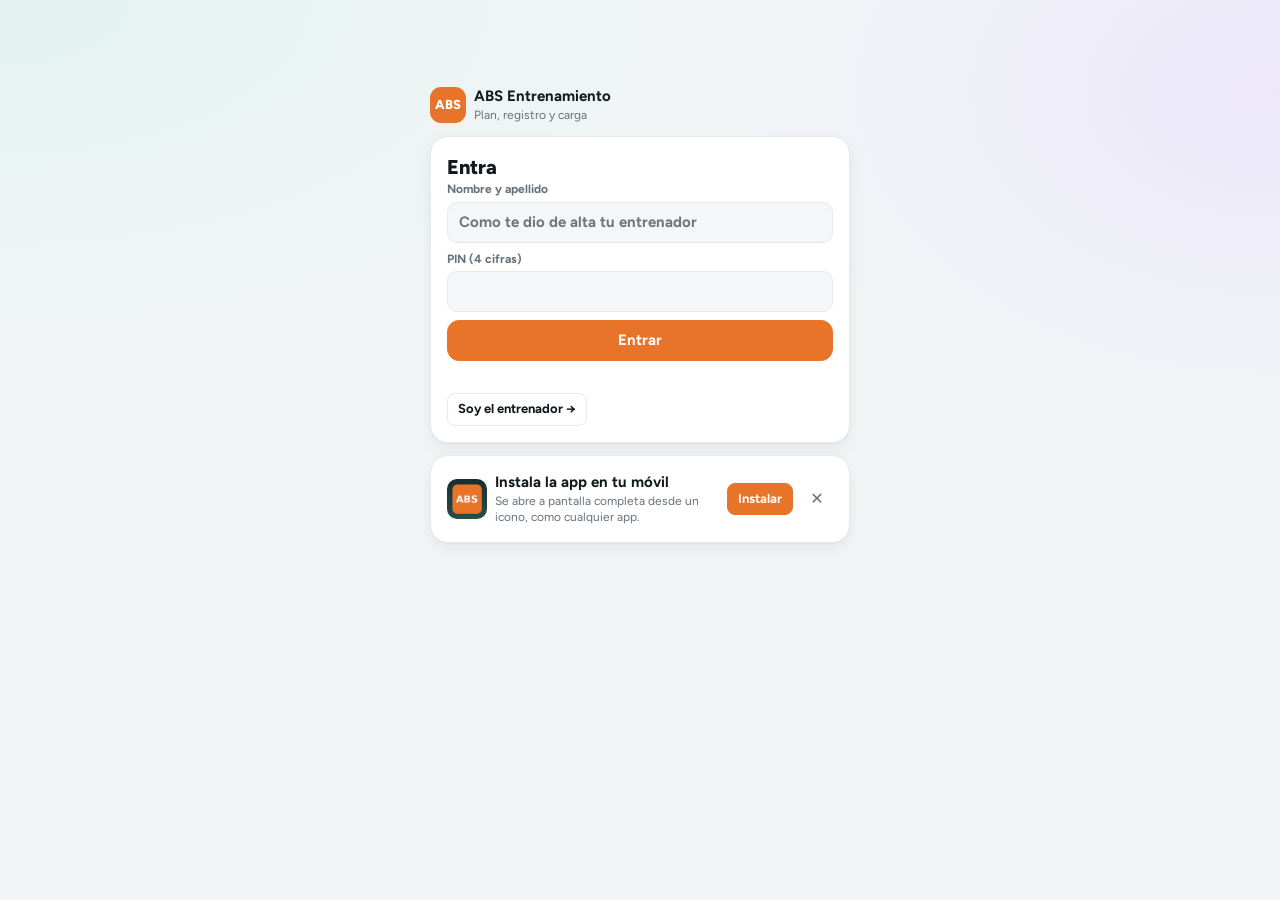
<file: docs/index.html>
<!doctype html>
<html lang="es">
<head>
<meta charset="utf-8">
<meta name="viewport" content="width=device-width, initial-scale=1, viewport-fit=cover">
<meta name="apple-mobile-web-app-capable" content="yes">
<meta name="mobile-web-app-capable" content="yes">
<meta name="apple-mobile-web-app-status-bar-style" content="black-translucent">
<meta name="apple-mobile-web-app-title" content="ABS">
<link rel="manifest" href="manifest.webmanifest">
<link rel="icon" href="icon-192.png">
<link rel="apple-touch-icon" href="apple-touch-icon.png">
<meta name="theme-color" content="#16302f">
<title>ABS Entrenamiento</title>
<link rel="preconnect" href="https://fonts.googleapis.com">
<link rel="stylesheet" href="https://fonts.googleapis.com/css2?family=Figtree:wght@400;500;600;700;800&family=IBM+Plex+Mono:wght@500;600&display=swap">
<link rel="stylesheet" href="styles.css?v=47">
<script>window.ABS_API = "https://script.google.com/macros/s/AKfycbyYBd73ePdCyP2pho3jQjm6-5SmCijbgQuyz_87Mxhm6cHz_6yyVoRCx8CIhB5xBrXqEw/exec";</script>
</head>
<body>
<main class="narrow"><p class="muted">Cargando…</p></main>
<script src="app.js?v=47"></script>
<script>if ('serviceWorker' in navigator) addEventListener('load', () => navigator.serviceWorker.register('sw.js').catch(() => {}));</script>
</body>
</html>
</file>
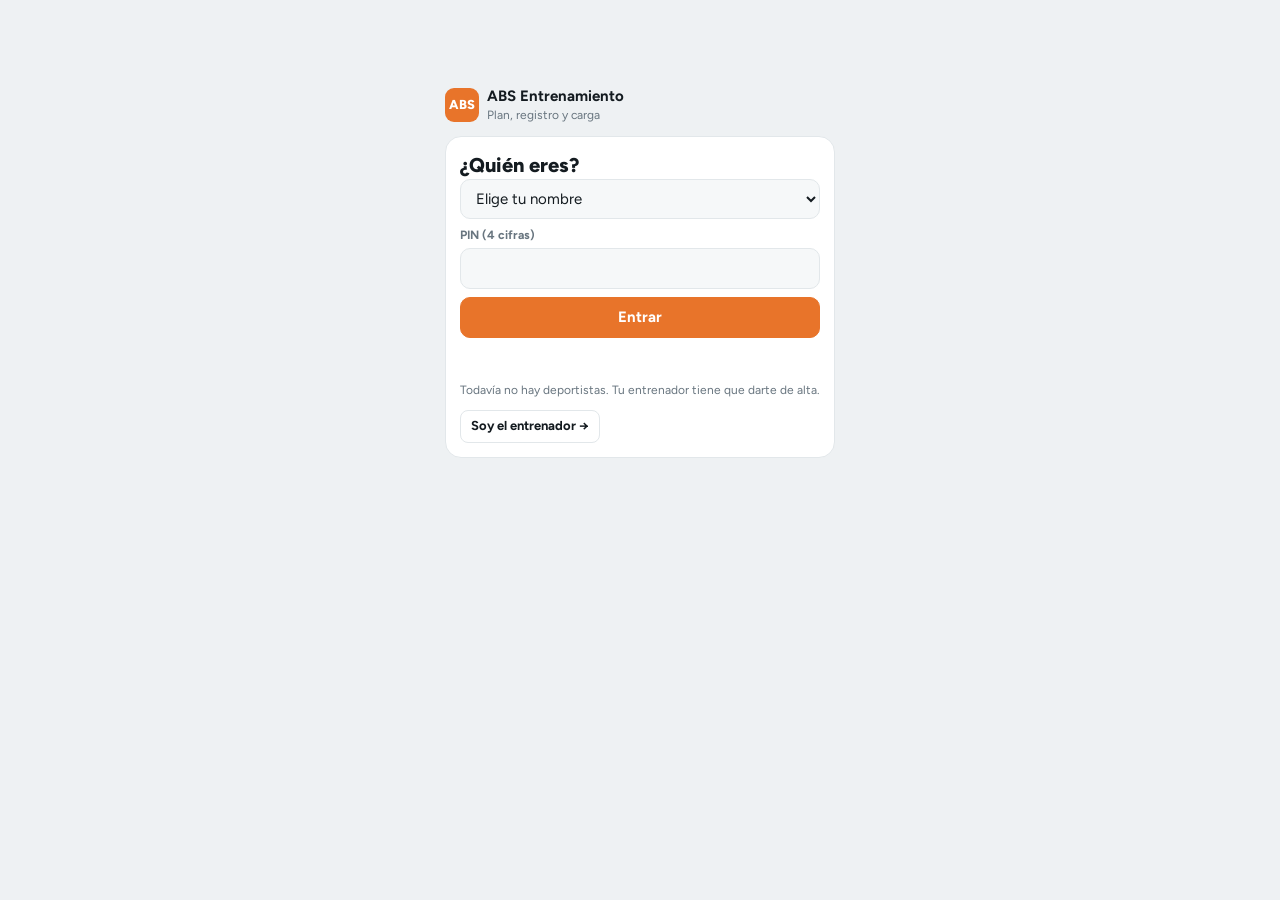
<file: web/index.html>
<!doctype html>
<html lang="es">
<head>
<meta charset="utf-8">
<meta name="viewport" content="width=device-width, initial-scale=1, viewport-fit=cover">
<meta name="apple-mobile-web-app-capable" content="yes">
<meta name="theme-color" content="#16302f">
<title>ABS Entrenamiento</title>
<link rel="preconnect" href="https://fonts.googleapis.com">
<link rel="stylesheet" href="https://fonts.googleapis.com/css2?family=Figtree:wght@400;500;600;700;800&family=IBM+Plex+Mono:wght@500;600&display=swap">
<link rel="stylesheet" href="styles.css">
<script>window.ABS_API = "https://script.google.com/macros/s/AKfycbyYBd73ePdCyP2pho3jQjm6-5SmCijbgQuyz_87Mxhm6cHz_6yyVoRCx8CIhB5xBrXqEw/exec";</script>
</head>
<body>
<main class="narrow"><p class="muted">Cargando…</p></main>
<script src="app.js"></script>
</body>
</html>
</file>
<file: docs/styles.css>
/* ABS Entrenamiento · estilos */
:root{
  --bg:#f2f5f6; --bg-a:#e3f3ef; --bg-b:#ece8fa; --card:#ffffff; --card2:#f4f6f8; --line:#e6eaee; --fg:#121a1f; --muted:#66727b; --faint:#9aa5ad;
  --hero1:#14302b; --hero2:#2b4d45; --hero-fg:#f3f7f6; --accent:#e8742a; --accent-fg:#ffffff; --ok:#2e9a68; --bad:#c2412d;
  --s-fuerza:#7b62c9; --s-natacion:#2f86c4; --s-carrera:#d9a03c; --s-ciclismo:#c2557a; --s-otro:#7aa37c;
  --z0:#cfd6db; --z1:#8fd0c9; --z2:#7fb6ea; --z3:#f2c35c; --z4:#f08c4a; --z5:#e05a5a;
  --sh:0 1px 2px rgba(16,24,40,.04),0 6px 18px rgba(16,24,40,.06);
  --f-ui:"Figtree", ui-sans-serif, system-ui, -apple-system, "Segoe UI", sans-serif; --f-num:"IBM Plex Mono", ui-monospace, Menlo, monospace;
  --chart-grid:#e6eaed;
}
@media (prefers-color-scheme: dark){:root:not([data-theme="light"]){--bg:#0d1215;--bg-a:#10201e;--bg-b:#18162a;--card:#161d22;--card2:#1c252b;--line:#283239;--fg:#e9eef1;--muted:#9aa6ae;--faint:#6c7880;--hero1:#0f2523;--hero2:#1f3c39;--z0:#3b464d;--sh:0 1px 2px rgba(0,0,0,.3);--chart-grid:#26313a;color-scheme:dark}}
:root[data-theme="dark"]{--bg:#0d1215;--bg-a:#10201e;--bg-b:#18162a;--card:#161d22;--card2:#1c252b;--line:#283239;--fg:#e9eef1;--muted:#9aa6ae;--faint:#6c7880;--hero1:#0f2523;--hero2:#1f3c39;--z0:#3b464d;--sh:0 1px 2px rgba(0,0,0,.3);--chart-grid:#26313a;color-scheme:dark}
*{box-sizing:border-box}
html,body{margin:0}
body{background:radial-gradient(1200px 600px at 0% 0%,var(--bg-a),transparent 60%),radial-gradient(900px 600px at 100% 10%,var(--bg-b),transparent 60%),var(--bg);background-attachment:fixed;color:var(--fg);font-family:var(--f-ui);font-size:15px;line-height:1.4;padding-bottom:env(safe-area-inset-bottom,0px)}
button,input,select,textarea{font:inherit;color:inherit}
button{cursor:pointer}
a{color:inherit}
.hidden{display:none!important}

/* Entrenador: barra lateral (escritorio) / barra inferior (móvil) */
.shell{display:flex;min-height:100vh}
.side{position:sticky;top:0;height:100vh;width:76px;flex:none;display:flex;flex-direction:column;align-items:center;gap:10px;padding:14px 0;background:var(--card);border-right:1px solid var(--line)}
.side nav{display:flex;flex-direction:column;gap:4px;flex:1}
.side button{border:0;background:transparent;color:var(--muted);width:60px;padding:8px 0 6px;border-radius:14px;display:flex;flex-direction:column;align-items:center;gap:3px;font-size:10px;font-weight:700}
.side button svg{width:22px;height:22px}
.side button:hover{background:var(--card2);color:var(--fg)}
.side button[aria-pressed="true"]{background:var(--hero1);color:#fff}
.side .mas{display:none}
.content{flex:1;min-width:0}
.topbar{position:sticky;top:0;z-index:20;display:flex;align-items:center;gap:10px;padding:calc(10px + env(safe-area-inset-top,0px)) max(18px,env(safe-area-inset-right,0px)) 10px max(18px,env(safe-area-inset-left,0px));background:color-mix(in srgb,var(--bg) 82%,transparent);backdrop-filter:blur(10px);-webkit-backdrop-filter:blur(10px)}
.topbar small{display:block;font-size:11px;font-weight:700;color:var(--muted);text-transform:uppercase;letter-spacing:.06em}
.topbar h1{margin:0;font-size:22px;font-weight:800;letter-spacing:-.01em}
.topbar .logo.m,.topbar .out{display:none}
.masmenu{position:fixed;z-index:45;right:10px;bottom:calc(74px + env(safe-area-inset-bottom,0px));background:var(--card);border:1px solid var(--line);border-radius:16px;box-shadow:var(--sh);padding:6px;display:flex;flex-direction:column;min-width:200px}
.masmenu button{display:flex;align-items:center;gap:10px;border:0;background:transparent;padding:10px 12px;border-radius:10px;font-weight:700;text-align:left}
.masmenu button svg{width:20px;height:20px;color:var(--muted)}
.masmenu button[aria-pressed="true"]{background:var(--card2)}
@media (min-width:821px){.masmenu{display:none}}
@media (max-width:820px){
  .side{position:fixed;z-index:30;top:auto;bottom:0;left:0;right:0;height:auto;width:auto;flex-direction:row;padding:6px 6px calc(6px + env(safe-area-inset-bottom,0px));border-right:0;border-top:1px solid var(--line);box-shadow:0 -4px 18px rgba(16,24,40,.06)}
  .side>.logo,.side .sout,.side .extra{display:none}
  .side nav{flex-direction:row;justify-content:space-around;width:100%}
  .side button{width:auto;flex:1;max-width:84px}
  .side .mas{display:flex}
  .topbar .logo.m,.topbar .out{display:grid}
  .topbar .out{display:inline-block}
  .topbar h1{font-size:19px}
  #rest{bottom:calc(64px + env(safe-area-inset-bottom,0px))!important}
}

/* Deportista: cabecera verde con el lema, control segmentado y barra inferior */
.hero{background:linear-gradient(160deg,var(--hero1),var(--hero2));color:var(--hero-fg);padding:calc(14px + env(safe-area-inset-top,0px)) max(16px,env(safe-area-inset-right,0px)) 16px max(16px,env(safe-area-inset-left,0px));display:flex;flex-direction:column;gap:12px;position:relative;overflow:hidden}
.hero.dep::before{content:"";position:absolute;inset:0;pointer-events:none;opacity:.5;background:repeating-linear-gradient(90deg,transparent 0 46px,rgba(255,255,255,.06) 46px 48px),radial-gradient(400px 200px at 90% 0%,rgba(143,208,201,.35),transparent 70%)}
.hero>*{position:relative;max-width:560px;width:100%;margin-left:auto;margin-right:auto}
.hero .top{display:flex;align-items:center;gap:10px}
.logo{width:36px;height:36px;border-radius:11px;background:var(--accent);display:grid;place-items:center;font-weight:800;color:var(--accent-fg);font-size:13px;flex:none}
.hero .who{flex:1;min-width:0;font-size:12px;opacity:.85}
.hero .who b{display:block;font-size:15px;opacity:1}
.hero .out{background:rgba(255,255,255,.12);border:0;color:var(--hero-fg);border-radius:999px;padding:6px 12px;font-size:12px;font-weight:700}
.hero .tag{margin:6px auto 0;font-size:26px;font-weight:800;letter-spacing:-.02em;line-height:1.1}
.seg{display:flex;background:rgba(255,255,255,.12);border-radius:12px;padding:3px;gap:2px}
.seg button{flex:1;border:0;background:transparent;color:var(--hero-fg);font-weight:700;font-size:13px;padding:7px 0;border-radius:9px;opacity:.85}
.seg button[aria-pressed="true"]{background:var(--hero-fg);color:var(--hero1);opacity:1}
.bbar{position:fixed;z-index:30;left:0;right:0;bottom:0;display:flex;justify-content:space-around;background:var(--card);border-top:1px solid var(--line);padding:6px 6px calc(6px + env(safe-area-inset-bottom,0px));box-shadow:0 -4px 18px rgba(16,24,40,.06)}
.bbar button{flex:1;max-width:110px;border:0;background:transparent;color:var(--muted);display:flex;flex-direction:column;align-items:center;gap:2px;font-size:10px;font-weight:700;padding:6px 0;border-radius:12px}
.bbar button svg{width:22px;height:22px}
.bbar button[aria-pressed="true"]{color:var(--hero1)}
@media (prefers-color-scheme: dark){:root:not([data-theme="light"]) .bbar button[aria-pressed="true"]{color:var(--z1)}}
.bbar~#rest,body:has(.bbar) #rest{bottom:calc(60px + env(safe-area-inset-bottom,0px))}
.datenav{display:flex;align-items:center;gap:6px;background:var(--card);border-radius:14px;box-shadow:var(--sh);padding:5px}
.datenav b{flex:1;text-align:center;font-size:14px}.datenav b::first-letter{text-transform:uppercase}
.datenav>button:not(.hoyb){border:0;background:var(--card2);width:36px;height:36px;border-radius:10px;font-size:18px}
.hoyb{border:1px solid var(--line);background:transparent;border-radius:999px;padding:4px 10px;font-size:12px;font-weight:700}
.hoyb.on{color:var(--ok);border-color:transparent}
main{max-width:1200px;margin:0 auto;padding:6px max(18px,env(safe-area-inset-right,0px)) 120px max(18px,env(safe-area-inset-left,0px));display:flex;flex-direction:column;gap:14px}
main.narrow{max-width:560px;padding-top:14px}

/* Temporada (fases) */
.season{padding:12px}
.season .sh{display:flex;gap:10px;align-items:baseline;flex-wrap:wrap;margin-bottom:8px}
.sgrid{display:grid;grid-template-columns:repeat(var(--n),minmax(46px,1fr));gap:3px;min-width:calc(var(--n) * 49px)}
.fase{background:var(--c);border-radius:8px;font-size:11px;font-weight:800;color:#1b2a2e;padding:4px 8px;white-space:nowrap;overflow:hidden;text-overflow:ellipsis;min-height:22px}
.wk{border:0;background:var(--card2);border-radius:10px;padding:5px 2px;display:flex;flex-direction:column;align-items:center;gap:3px;font-size:10px;color:var(--muted)}
.wk i{display:block;width:70%;height:22px;border-radius:5px;background:linear-gradient(to top,var(--c) var(--h),transparent var(--h));border:1px solid var(--line)}
.wk small{font-family:var(--f-num);font-size:9.5px;min-height:12px}
.wk.hoy span{color:var(--accent);font-weight:800}
.wk[aria-current]{background:var(--hero1);color:#fff}.wk[aria-current] small{color:#fff}

/* Editor tipo Train2Go (natación y carrera) */
.ecobar{position:sticky;top:0;z-index:4;display:flex;flex-wrap:wrap;align-items:baseline;gap:6px 16px;background:var(--hero1);color:var(--hero-fg);border-radius:14px;padding:10px 14px;font-size:13px}
.ecobar b{font-family:var(--f-num);font-size:15px}.ecobar b.big{font-size:18px;color:#ffd2b0}
.ecobar span{font-weight:700;opacity:.85}.ecobar small{opacity:.75;margin-left:auto;font-family:var(--f-num)}
.t2g{overflow-x:auto}
.t2g table{width:100%;border-collapse:collapse;font-size:13px;min-width:560px}
.t2g th{font-size:10.5px;font-weight:800;color:var(--faint);text-transform:uppercase;letter-spacing:.05em;text-align:left;padding:2px 4px}
.t2g td{padding:3px 3px;border-top:1px solid var(--line);vertical-align:middle}
.t2g td.x{color:var(--faint);padding:0}
.t2g input.rep{width:46px;text-align:center}
.t2g .mz{display:flex;gap:3px}
.t2g .mz input{width:60px;flex:none}
.t2g .mz select{width:auto;flex:none;padding:7px 4px}
.t2g select.z{font-weight:800}
.t2g select.z[data-z="r0"]{background:var(--z0)}.t2g select.z[data-z="r1"],.t2g select.z[data-z="r1p"]{background:var(--z1);color:#12302c}
.t2g select.z[data-z="r2"]{background:var(--z2);color:#10243a}.t2g select.z[data-z="r3"],.t2g select.z[data-z="r3p"]{background:var(--z3);color:#3a2a05}
.t2g select.z[data-z="r4"]{background:var(--z4);color:#fff}.t2g select.z[data-z="r5"],.t2g select.z[data-z="r6"]{background:var(--z5);color:#fff}
.t2g tr.sup td{background:color-mix(in srgb,var(--z3) 22%,transparent)}
.t2g td.eco{font-weight:700;text-align:right;min-width:36px}
.t2g .tot,.btot{color:var(--muted)}.t2g .tot b,.btot b{color:var(--fg)}
.filas{list-style:none;margin:0;padding:0;display:flex;flex-direction:column;gap:4px;font-family:var(--f-num);font-size:14px}
.filas li{display:flex;align-items:center;gap:8px}
.filas i{width:6px;height:18px;border-radius:3px;background:var(--z0)}
.filas i[data-z="r1"],.filas i[data-z="r1p"]{background:var(--z1)}.filas i[data-z="r2"]{background:var(--z2)}.filas i[data-z="r3"],.filas i[data-z="r3p"]{background:var(--z3)}.filas i[data-z="r4"]{background:var(--z4)}.filas i[data-z="r5"],.filas i[data-z="r6"]{background:var(--z5)}

/* Elementos comunes */
.card{background:var(--card);border:1px solid var(--line);border-radius:18px;padding:16px;box-shadow:var(--sh)}
.row{display:flex;gap:8px;align-items:center;flex-wrap:wrap}
.grow{flex:1;min-width:0}
h2{margin:0;font-size:20px;font-weight:800}
h3{margin:0;font-size:16px;font-weight:700}
.muted{color:var(--muted)}
.small{font-size:12px}
.mono{font-family:var(--f-num)}
.btn{border:0;border-radius:12px;padding:9px 14px;font-weight:700;background:var(--card2);color:var(--fg);border:1px solid var(--line)}
.btn.pri{background:var(--accent);color:var(--accent-fg);border-color:var(--accent)}
.btn.sm{padding:6px 10px;font-size:13px;border-radius:8px}
.btn.ghost{background:transparent}
.btn.danger{color:var(--bad)}
.btn:disabled{opacity:.5;cursor:default}
.icon{border:0;background:transparent;color:var(--muted);width:32px;height:32px;border-radius:8px;display:inline-grid;place-items:center;font-size:16px}
.icon:hover{background:var(--card2)}
input.f,select.f,textarea.f{width:100%;border:1px solid var(--line);background:var(--card2);border-radius:10px;padding:9px 11px;font-size:15px}
textarea.f{resize:vertical;min-height:70px}
label.l{display:flex;flex-direction:column;gap:4px;font-size:12px;font-weight:700;color:var(--muted)}
.grid2{display:grid;grid-template-columns:repeat(auto-fit,minmax(150px,1fr));gap:10px}
.chip{display:inline-flex;align-items:center;gap:6px;border-radius:999px;padding:3px 10px;font-size:12px;font-weight:700;background:var(--card2);border:1px solid var(--line)}
.chip i{width:8px;height:8px;border-radius:50%;background:var(--c,var(--muted))}
.chips{display:flex;gap:6px;flex-wrap:wrap}
.chips button[aria-pressed="true"]{background:var(--fg);color:var(--bg);border-color:var(--fg)}
.empty{border:1px dashed var(--line);border-radius:16px;padding:22px;text-align:center;color:var(--muted)}
:focus-visible{outline:2px solid var(--accent);outline-offset:2px}
.toast{position:fixed;left:50%;transform:translateX(-50%);bottom:calc(16px + env(safe-area-inset-bottom,0px));background:var(--fg);color:var(--bg);padding:10px 16px;border-radius:12px;font-size:14px;font-weight:600;z-index:60;box-shadow:0 6px 20px rgba(0,0,0,.25)}
.sync{font-size:12px;color:var(--muted);text-align:center}

/* Acceso */
.login{max-width:420px;margin:8vh auto 0;display:flex;flex-direction:column;gap:12px}
.pin{display:flex;gap:8px;justify-content:center}
.pin input{width:52px;height:56px;text-align:center;font-size:24px;font-family:var(--f-num);border:1px solid var(--line);background:var(--card2);border-radius:12px}

/* Sesión del deportista */
.stepper{display:flex;align-items:center;justify-content:space-between;background:var(--card);border:1px solid var(--line);border-radius:16px;padding:6px;box-shadow:var(--sh)}
.stepper button{border:0;background:var(--card2);width:38px;height:38px;border-radius:10px;font-size:18px}
.stepper .d{text-align:center}.stepper .d b{display:block}.stepper .d span{font-size:12px;color:var(--muted)}
.days{display:grid;grid-template-columns:repeat(7,1fr);gap:4px}
.days button{border:1px solid transparent;background:var(--card);box-shadow:var(--sh);border-radius:12px;padding:6px 0;display:flex;flex-direction:column;align-items:center;gap:2px;font-size:11px;color:var(--muted)}
.days button b{font-size:15px;color:var(--fg)}
.days button[aria-pressed="true"]{background:var(--hero1);color:#cfe3de}.days button[aria-pressed="true"] b{color:#fff}
.days .dots{display:flex;gap:2px;height:6px}.days .dots i{width:6px;height:6px;border-radius:50%;background:var(--c)}
.ses{background:var(--card);border:1px solid var(--line);box-shadow:var(--sh);border-radius:18px;padding:14px;display:flex;flex-direction:column;gap:6px}
.ses h2{font-size:22px;letter-spacing:-.01em}.ses .meta{color:var(--c)!important;font-size:12px;color:var(--muted);font-weight:600;text-transform:uppercase;letter-spacing:.04em}
.ses p{margin:0;color:var(--muted);font-size:14px;white-space:pre-wrap}
.progress{height:6px;border-radius:6px;background:var(--card2);overflow:hidden;margin-top:4px}
.progress i{display:block;height:100%;background:var(--ok)}
.block{display:flex;flex-direction:column;gap:8px}
.bh{display:flex;align-items:center;gap:8px;font-size:12px;font-weight:800;letter-spacing:.05em;text-transform:uppercase;color:var(--muted);padding:6px 2px 0}
.bh i{width:10px;height:10px;border-radius:3px;background:var(--c)}
.bh em{margin-left:auto;font-style:normal;font-family:var(--f-num);font-weight:500;letter-spacing:0}
.ex{background:var(--card);border:1px solid var(--line);box-shadow:var(--sh);border-radius:18px;padding:14px;display:flex;flex-direction:column;gap:10px}
.exh{display:flex;gap:12px;align-items:flex-start}
.exh .t{flex:1;min-width:0;display:flex;flex-direction:column;gap:3px}
.exh h3{line-height:1.25}
.rx{font-family:var(--f-num);font-size:12px;color:var(--muted)}
.cue{font-size:13px;color:var(--muted);white-space:pre-wrap}
.txt{font-family:var(--f-num);font-size:14px;white-space:pre-wrap;background:var(--card2);border-radius:10px;padding:10px;margin:0}
.last{display:inline-block;margin-top:4px;font-size:12px;font-family:var(--f-num);background:var(--card2);border-radius:6px;padding:2px 6px}
.thumb{flex:none;position:relative;width:112px;aspect-ratio:16/10;border:0;padding:0;border-radius:12px;overflow:hidden;background:var(--hero1)}
.thumb img{position:absolute;inset:0;width:100%;height:100%;object-fit:cover}
.thumb span{position:absolute;inset:0;display:grid;place-items:center;background:linear-gradient(transparent 40%,rgba(0,0,0,.45))}
.thumb svg{width:26px;height:26px;color:#fff;filter:drop-shadow(0 1px 3px rgba(0,0,0,.6))}
table.sets{width:100%;border-collapse:collapse;font-size:14px}
table.sets th{font-size:11px;font-weight:700;color:var(--faint);text-align:left;padding:2px 4px;text-transform:uppercase;letter-spacing:.05em}
table.sets td{padding:4px;border-top:1px solid var(--line)}
table.sets td.n{font-family:var(--f-num);color:var(--muted);width:28px}
table.sets td.r{font-family:var(--f-num);font-size:13px}
table.sets td input{width:100%;max-width:84px;font-family:var(--f-num);border:0;background:var(--card2);border-radius:999px;padding:7px 10px;text-align:center;font-weight:700}
table.sets td.r{text-align:center}
table.sets tr.done td.r,table.sets tr.done td.n{color:var(--ok)}
table.sets td.c{width:44px;text-align:right}
tr.done td{opacity:.75}
.chk{width:34px;height:34px;border-radius:9px;border:1.5px solid var(--line);background:var(--card2);display:inline-grid;place-items:center;color:transparent;flex:none}
.chk[aria-pressed="true"]{background:var(--ok);border-color:var(--ok);color:#fff}
.com{width:100%;font-size:14px;border:1px solid var(--line);background:var(--card2);border-radius:10px;padding:8px 10px;resize:none;min-height:38px;overflow:hidden}
.rpe{display:grid;grid-template-columns:repeat(11,1fr);gap:4px}
.rpe button{border:1px solid var(--line);background:var(--card2);border-radius:8px;padding:8px 0;font-family:var(--f-num);font-weight:700}
.rpe button[aria-pressed="true"]{background:var(--accent);border-color:var(--accent);color:var(--accent-fg)}
.ua{font-family:var(--f-num);font-size:28px;font-weight:700}

/* Cronómetro */
#rest{position:fixed;left:0;right:0;bottom:0;z-index:40;background:var(--hero1);color:var(--hero-fg);padding:0 16px calc(10px + env(safe-area-inset-bottom,0px));box-shadow:0 -6px 20px rgba(0,0,0,.25)}
#rest .rbar{height:4px;background:rgba(255,255,255,.15);margin:0 -16px 10px}
#rest .rbar i{display:block;height:100%;width:100%;background:var(--accent);transition:width .25s linear}
#rest .rrow{max-width:560px;margin:0 auto;display:flex;align-items:center;gap:8px}
#rest .rtx{flex:1;min-width:0;display:flex;flex-direction:column}
#rest small{font-size:12px;opacity:.85;white-space:nowrap;overflow:hidden;text-overflow:ellipsis}
#rest b{font-family:var(--f-num);font-size:30px;line-height:1.1}
#rest button{font-weight:700;font-size:13px;border:0;border-radius:999px;padding:9px 13px;background:rgba(255,255,255,.14);color:var(--hero-fg)}
#rest.fin{background:var(--ok)}#rest.fin #rPlus,#rest.none #rPlus{display:none}

/* Diálogos */
dialog{border:0;padding:0;background:transparent;max-width:none;max-height:none;overflow:visible}
dialog::backdrop{background:rgba(5,10,12,.6)}
#vd .vbox{position:relative;width:min(260px,70vw);display:flex;flex-direction:column;gap:8px}
#vd .vframe{width:100%;aspect-ratio:9/16;border-radius:14px;overflow:hidden;background:#000}
#vd iframe{width:100%;height:100%;border:0;display:block}
#vd p{margin:0;color:#fff;font-weight:700;font-size:14px;text-align:center}
#vd .vclose{position:absolute;top:-14px;right:-14px;width:34px;height:34px;border-radius:50%;border:0;background:#fff;color:#141b20;font-size:20px}
#ed{width:100vw;height:100vh;max-width:none;max-height:none;margin:0}
#ed .sheet{position:fixed;inset:0;background:var(--bg);overflow:auto;display:flex;flex-direction:column}
#ed .sheet>header{position:sticky;top:0;z-index:5;background:var(--card);border-bottom:1px solid var(--line);padding:calc(10px + env(safe-area-inset-top,0px)) 16px 10px;display:flex;gap:8px;align-items:center}
#ed .sheet>header h2{flex:1;font-size:17px;min-width:0;overflow:hidden;text-overflow:ellipsis;white-space:nowrap}
#ed .body{max-width:900px;width:100%;margin:0 auto;padding:16px 16px 80px;display:flex;flex-direction:column;gap:12px}

/* Editor de sesión */
.eblock{background:var(--card);border:1px solid var(--line);border-top:4px solid var(--c);box-shadow:var(--sh);border-radius:18px;padding:12px;display:flex;flex-direction:column;gap:8px}
.eitem{background:var(--card2);border:1px solid var(--line);border-radius:12px;padding:10px;display:grid;grid-template-columns:1fr;gap:8px}
.eitem .fields{display:grid;grid-template-columns:repeat(auto-fit,minmax(110px,1fr));gap:8px}
.eitem input,.eitem textarea,.eitem select{width:100%;border:1px solid var(--line);background:var(--card);border-radius:8px;padding:7px 9px;font-size:14px}
.eitem textarea{font-family:var(--f-num);min-height:80px;resize:vertical}
.eitem label{display:flex;flex-direction:column;gap:3px;font-size:11px;font-weight:700;color:var(--muted)}
.eitem .top{display:flex;gap:6px;align-items:flex-end}

/* Entrenador: calendario semanal */
.week{display:grid;grid-template-columns:repeat(7,minmax(0,1fr));gap:8px}
@media (max-width:820px){.week{grid-template-columns:1fr}}
.wday{background:var(--card);border:1px solid var(--line);box-shadow:var(--sh);border-radius:16px;padding:8px;display:flex;flex-direction:column;gap:6px;min-height:120px}
.wday.today{border-color:var(--accent);box-shadow:0 0 0 1px var(--accent),var(--sh)}
.wday .dh{display:flex;justify-content:space-between;align-items:center;font-size:12px;font-weight:700;color:var(--muted)}
.wday .dh b{color:var(--fg);font-size:14px}
.scard{border:0;border-left:4px solid var(--c);border-radius:10px;padding:7px 9px;background:color-mix(in srgb,var(--c) 10%,var(--card));text-align:left;display:flex;flex-direction:column;gap:2px;width:100%}
.scard b{font-size:13px;line-height:1.2}
.scard small{font-size:11px;color:var(--muted)}
.scard .ok{color:var(--ok);font-weight:700}
.add{border:1px dashed var(--line);background:transparent;border-radius:10px;padding:6px;color:var(--muted);font-weight:700;font-size:13px}

/* Deportista: vista semanal tipo planning */
.wplan{display:grid;grid-template-columns:repeat(7,minmax(0,1fr));gap:6px}
.wpday{background:var(--card);border:1px solid var(--line);box-shadow:var(--sh);border-radius:14px;padding:6px;display:flex;flex-direction:column;gap:4px;min-height:100px}
.wpday.today{border-color:var(--accent);box-shadow:0 0 0 1px var(--accent),var(--sh)}
.wpdh{display:flex;justify-content:space-between;align-items:center;font-size:12px;font-weight:700;color:var(--muted);cursor:pointer;padding:2px 4px;border-radius:8px}
.wpdh:hover{background:var(--card2)}
.wpdh b{color:var(--fg);font-size:15px}
.wprest{font-size:12px;color:var(--faint);text-align:center;padding:8px 0}
.wpses{border-left:3px solid var(--c);border-radius:8px;background:color-mix(in srgb,var(--c) 6%,var(--card));padding:5px 6px;display:flex;flex-direction:column;gap:3px}
.wpsh{display:flex;flex-wrap:wrap;align-items:center;gap:3px 6px}
.wpsh i{width:8px;height:8px;border-radius:3px;background:var(--c);flex:none}
.wpsh b{font-size:12px;flex:1;min-width:0;overflow:hidden;text-overflow:ellipsis;white-space:nowrap}
.wpsh small{font-size:11px;color:var(--muted)}
.wpsh .mono{font-family:var(--f-num);font-size:10px}
.wpsh .wpok{color:var(--ok);font-weight:700}
.wpitems{display:flex;flex-direction:column;gap:4px}
.wpblk{display:flex;flex-direction:column;gap:1px}
.wpbh{font-size:10px;font-weight:700;text-transform:uppercase;letter-spacing:.04em;color:var(--c);padding:2px 4px 0}
.wpex{border:0;background:transparent;padding:3px 4px;border-radius:6px;text-align:left;display:flex;flex-direction:column;gap:1px;cursor:pointer;width:100%}
.wpex:hover{background:color-mix(in srgb,var(--fg) 6%,transparent)}
.wpex.done{opacity:.55}
.wpex.done .wpn{text-decoration:line-through}
.wpn{font-size:12px;font-weight:600;line-height:1.25;color:var(--fg)}
.wpc{font-size:10.5px;color:var(--muted);line-height:1.2}
.wpms{display:flex;flex-direction:column;gap:1px;padding:2px 4px;font-size:10.5px;color:var(--muted);border-left:2px solid color-mix(in srgb,var(--c) 30%,transparent);margin-left:4px}
.wpact{margin-top:2px}
.wpact .actm{font-size:11px;padding:3px 6px}
@media (max-width:820px){
  .wplan{grid-template-columns:1fr;gap:4px}
  .wpday{flex-direction:column;min-height:auto;padding:8px 10px;border-radius:12px}
  .wpdh b{font-size:16px}
  .wpn{font-size:13px}
  .wpc{font-size:11px}
  .wpsh b{font-size:13px}
}

/* Listas */
.list{display:flex;flex-direction:column;gap:8px}
.item{background:var(--card);border:1px solid var(--line);box-shadow:var(--sh);border-radius:16px;padding:10px 12px;display:flex;gap:10px;align-items:center;text-align:left;width:100%}
.item .t{flex:1;min-width:0}
.item .t b{display:block}
.item .t small{color:var(--muted);font-size:12px}
.avatar{width:38px;height:38px;border-radius:50%;background:var(--hero2);color:var(--hero-fg);display:grid;place-items:center;font-weight:800;flex:none}
.libgrid{display:grid;grid-template-columns:repeat(auto-fill,minmax(250px,1fr));gap:8px}

/* Plan */
.pgrid{display:grid;grid-template-columns:60px repeat(7,minmax(0,1fr));gap:6px;align-items:start}
.pgrid .wl{font-size:12px;font-weight:800;color:var(--muted);padding-top:8px}
.pgrid .pc{background:var(--card);border:1px solid var(--line);border-radius:12px;padding:5px;min-height:60px;display:flex;flex-direction:column;gap:4px}
.pgrid .hd{font-size:11px;font-weight:700;color:var(--muted);text-align:center}
@media (max-width:820px){.pgrid{grid-template-columns:44px repeat(7,minmax(90px,1fr));overflow-x:auto}}
.scroll{overflow-x:auto}

/* Carga */
.kpis{display:grid;grid-template-columns:repeat(auto-fit,minmax(140px,1fr));gap:8px}
.kpi{background:var(--card);border:1px solid var(--line);box-shadow:var(--sh);border-radius:16px;padding:12px}
.kpi small{display:block;font-size:12px;color:var(--muted);font-weight:600}
.kpi b{font-family:var(--f-num);font-size:24px}
.chart{position:relative}
.chart svg{display:block;width:100%;height:auto;overflow:visible}
.chart .tip{position:absolute;pointer-events:none;background:var(--fg);color:var(--bg);font-size:12px;padding:6px 8px;border-radius:8px;white-space:nowrap;transform:translate(-50%,-110%);z-index:3}
.chart text{fill:var(--muted);font-size:11px;font-family:var(--f-ui)}
table.data{width:100%;border-collapse:collapse;font-size:14px}
table.data th{text-align:left;font-size:11px;text-transform:uppercase;letter-spacing:.05em;color:var(--faint);padding:6px 8px;border-bottom:1px solid var(--line)}
table.data td{padding:7px 8px;border-bottom:1px solid var(--line)}
table.data td.n{font-family:var(--f-num);text-align:right}
table.data th.n{text-align:right}
@media (prefers-reduced-motion: reduce){*{transition:none!important}}

/* Base de datos: tarjetas con el set a la vista */
.refgrid{display:grid;grid-template-columns:repeat(auto-fill,minmax(300px,1fr));gap:12px;align-items:start}
.refc{display:flex;flex-direction:column;gap:8px;min-width:0}
.refc pre.txt{margin:0;max-height:420px;overflow:auto}
.igf{width:100%;height:560px;border:0;border-radius:10px;background:#fff}
.lnk{font:inherit;border:0;background:none;color:inherit;text-decoration:underline;cursor:pointer;padding:0}

.content main{margin:0;max-width:1400px}
.fase:empty{background:none;min-height:0;padding:0}
.calbar .btn{white-space:nowrap}
@media (max-width:820px){.calbar>select{max-width:none!important;flex:1 1 100%}.calbar>.row{justify-content:flex-start!important}}
.masmenu[hidden]{display:none}
#vd.h .vbox{width:min(720px,92vw)}#vd.h .vframe{aspect-ratio:16/9}
.vres{display:flex;flex-direction:column;gap:10px}
.kv{display:flex;flex-direction:column;align-items:center;background:var(--card2);border-radius:10px;padding:4px 10px;min-width:54px}.kv small{font-size:10px;color:var(--muted);font-weight:700;text-transform:uppercase}.kv b{font-family:var(--f-num)}
.bubble{margin:0;background:color-mix(in srgb,var(--accent) 10%,var(--card));border-radius:4px 14px 14px 14px;padding:8px 12px;font-size:14px;white-space:pre-wrap}
table.sets td.kg{font-weight:700}
.act{display:flex;flex-direction:column;gap:3px;text-decoration:none;border-radius:14px;padding:10px 12px;background:color-mix(in srgb,#fc4c02 7%,var(--card));border:1px solid color-mix(in srgb,#fc4c02 25%,var(--line))}
.act .src{font-size:11px;font-weight:800;color:#fc4c02;text-transform:uppercase;letter-spacing:.05em}
.act .nums{display:flex;flex-wrap:wrap;gap:4px 14px;font-family:var(--f-num);font-size:14px}
.slogo{color:#fc4c02;display:inline-grid}
.strava-b{background:#fc4c02;color:#fff;border-color:#fc4c02;display:inline-flex;align-items:center;gap:6px}
.card.strava{border-color:color-mix(in srgb,#fc4c02 30%,var(--line))}
.actm{display:flex;flex-direction:column;gap:1px;text-decoration:none;border-radius:10px;padding:6px 8px;background:color-mix(in srgb,#fc4c02 8%,var(--card));border-left:4px solid #fc4c02;font-size:12px}
.actm span{color:#fc4c02;line-height:0}.actm b{font-size:12px}.actm small{font-size:11px;color:var(--muted);font-family:var(--f-num)}
.seg2{display:flex;gap:4px;overflow-x:auto;scrollbar-width:none;background:var(--card);border:1px solid var(--line);border-radius:14px;padding:4px;box-shadow:var(--sh)}
.seg2 button{flex:none;border:0;background:transparent;border-radius:10px;padding:7px 12px;font-weight:700;font-size:13px;color:var(--muted);display:flex;gap:6px;align-items:center}
.seg2 button small{font-family:var(--f-num);font-size:11px;opacity:.7}
.seg2 button[aria-pressed="true"]{background:var(--hero1);color:#fff}
.ejrow{padding:6px 8px}.ejrow .lnkb{flex:1;min-width:0;display:flex;gap:10px;align-items:center;border:0;background:none;text-align:left;padding:4px}
.ejrow .lnkb span{display:flex;flex-direction:column;min-width:0}.ejrow .lnkb small{color:var(--muted);font-size:12px}
.ejrow .pos{width:26px;height:26px;border-radius:50%;background:var(--card2);display:grid;place-items:center;font-size:12px;font-weight:700;flex:none}
#bq,#rq{min-width:160px}
.urow{align-items:center}.urow .t{display:flex;flex-direction:column;gap:3px}.urow .t small{display:block}
.hoyt{font-weight:800;color:var(--accent)}
.pct{flex:none;width:62px;height:62px;border-radius:50%;display:grid;place-content:center;text-align:center;background:radial-gradient(closest-side,var(--card) 76%,transparent 78%),conic-gradient(var(--c) calc(var(--p)*1%),var(--card2) 0)}
.pct b{font-family:var(--f-num);font-size:14px;line-height:1}.pct small{font-size:10px;color:var(--muted);font-family:var(--f-num)}
.kpis.k3{grid-template-columns:repeat(3,minmax(0,1fr))}@media (max-width:600px){.kpis.k3 .kpi{padding:10px}.kpis.k3 .kpi small{font-size:11px}.kpis.k3 .kpi b{font-size:20px}}
.urow2{display:flex;flex-direction:column;gap:10px;padding:12px}
.uhead{display:flex;gap:10px;align-items:center;border:0;background:none;text-align:left;padding:0;width:100%}.uhead .t{flex:1;min-width:0;display:flex;flex-direction:column;gap:2px}.uhead .t small{color:var(--muted);font-size:12px}
.wk7{display:grid;grid-template-columns:repeat(7,minmax(0,1fr));gap:4px}
.d7{background:var(--card2);border-radius:10px;padding:4px;display:flex;flex-direction:column;gap:3px;min-height:56px}
.d7>span{font-size:10px;font-weight:700;color:var(--muted);display:flex;justify-content:space-between}.d7>span b{color:var(--fg)}
.d7.hoy{box-shadow:inset 0 0 0 2px var(--accent)}
.s7{border:0;border-left:3px solid var(--c);border-radius:6px;background:var(--card);font-size:10.5px;font-weight:700;text-align:left;padding:3px 4px;line-height:1.2;overflow:hidden;display:-webkit-box;-webkit-line-clamp:2;-webkit-box-orient:vertical;word-break:break-word}
.s7.ok{background:color-mix(in srgb,var(--ok) 18%,var(--card));color:color-mix(in srgb,var(--ok) 70%,var(--fg))}
.s7.no{opacity:.6;text-decoration:line-through;text-decoration-color:var(--bad)}
@media (max-width:600px){.s7{font-size:0;padding:0;height:8px;border-left:0;background:var(--c);border-radius:4px}.s7.ok{background:var(--ok)}.s7.no{opacity:.35;text-decoration:none}.d7{min-height:44px}}

/* Seguimiento: conversación, previsto/hecho, check-in, avisos, ficha, selección */
.hilo{display:flex;flex-direction:column;gap:8px}
.msg{max-width:88%;align-self:flex-start;background:var(--card2);border-radius:4px 14px 14px 14px;padding:7px 11px}
.msg.mio{align-self:flex-end;background:color-mix(in srgb,var(--accent) 14%,var(--card));border-radius:14px 4px 14px 14px}
.msg small{display:block;font-size:11px;color:var(--muted);font-weight:700}.msg p{margin:2px 0 0;font-size:14px;white-space:pre-wrap}
.msgf{display:flex;gap:6px;align-items:flex-end}.msgf textarea{flex:1}
.pvh{display:grid;grid-template-columns:auto 1fr;gap:3px 10px;align-items:center;background:var(--card2);border-radius:12px;padding:8px 12px;font-size:13px}
.pvh span{color:var(--muted);font-weight:700;font-size:12px}.pvh b{font-family:var(--f-num);font-size:13px}
.pvh .bar{display:block;height:6px;border-radius:6px;background:var(--line);overflow:hidden;grid-column:1/-1}.pvh .bar i{display:block;height:100%;background:var(--ok)}
.ck5{display:grid;grid-template-columns:repeat(5,1fr);gap:6px}
.ck5 button{border:1px solid var(--line);background:var(--card2);border-radius:10px;padding:9px 0;font-family:var(--f-num);font-weight:700}
.ck5 button[aria-pressed="true"]{background:var(--hero1);color:#fff;border-color:var(--hero1)}
.avisos{display:flex;flex-direction:column;gap:4px}.av{display:flex;align-items:center;gap:8px;border-top:1px solid var(--line);padding-top:6px}
.av .ico{font-size:18px;width:26px;text-align:center;flex:none}.av .lnkb{border:0;background:none;text-align:left;font-size:13.5px;padding:2px 0;cursor:pointer}
.card.aviso{display:flex;flex-direction:column;gap:4px;border-color:color-mix(in srgb,var(--accent) 40%,var(--line))}
.fav{display:flex;flex-wrap:wrap;gap:6px 18px;background:var(--card);border:1px solid var(--line);border-radius:14px;padding:8px 12px;font-size:13px;box-shadow:var(--sh)}
.fsec{display:flex;flex-direction:column;gap:6px;border-top:1px solid var(--line);padding-top:10px}
.frows{display:flex;flex-direction:column;gap:6px}
.frow{display:flex;gap:6px;align-items:flex-end;flex-wrap:wrap;background:var(--card2);border-radius:10px;padding:6px}
.frow label{display:flex;flex-direction:column;gap:2px;font-size:11px;font-weight:700;color:var(--muted);flex:1;min-width:120px}
.frow input,.frow select{border:1px solid var(--line);background:var(--card);border-radius:8px;padding:6px 8px;font-size:14px;width:100%}
.frow.activa{box-shadow:inset 3px 0 0 var(--bad)}
tr.mal td{background:color-mix(in srgb,var(--bad) 10%,transparent)}
.wday.nodisp{background:repeating-linear-gradient(135deg,var(--card),var(--card) 8px,var(--card2) 8px,var(--card2) 16px)}
.wday .dh i{font-style:normal;font-weight:600;color:var(--faint)}
.objd{font-size:11.5px;font-weight:800;background:color-mix(in srgb,var(--accent) 14%,var(--card));border-radius:8px;padding:4px 6px}
.wday.over{box-shadow:0 0 0 2px var(--accent),var(--sh)}
.scard.drag{opacity:.4}.scard.sel{box-shadow:0 0 0 2px var(--hero1);background:color-mix(in srgb,var(--hero1) 12%,var(--card))}
.selbar{position:fixed;z-index:50;left:50%;transform:translateX(-50%);bottom:calc(16px + env(safe-area-inset-bottom,0px));display:flex;gap:6px;align-items:center;flex-wrap:wrap;justify-content:center;background:var(--card);border:1px solid var(--line);border-radius:16px;box-shadow:0 8px 30px rgba(0,0,0,.18);padding:8px 10px;max-width:calc(100vw - 20px)}
@media (max-width:820px){.selbar{bottom:calc(76px + env(safe-area-inset-bottom,0px))}}
.circ{margin:0;font-size:12.5px;font-weight:700;color:var(--c);background:color-mix(in srgb,var(--c) 10%,var(--card));border-radius:10px;padding:6px 10px}
.circed{background:var(--card2);border-radius:10px;padding:6px 8px}.chk2{display:flex;gap:6px;align-items:center;font-size:13px;font-weight:700}
.lg{display:inline-block;width:10px;height:10px;border-radius:3px;background:var(--c);margin:0 3px 0 8px;vertical-align:-1px}
/* Natación: intensidades con los colores de la tabla de Rushall (Suave=Clear … Fuerte=Gold) */
:root{--n0:#7d858d;--n1:#1f2328;--n1p:#d1428c;--n2:#d22f2f;--n3:#e87400;--n3p:#1b6fd8;--n4:#7a3db3;--n5:#1f9442;--n6:#b98a00;
  --b0:#e9ecef;--b1:#ffffff;--b1p:#f7b6d6;--b2:#f04b4b;--b3:#ff9a1f;--b3p:#3d8bf0;--b4:#9a55d6;--b5:#3fbf5f;--b6:#ffd21f}
.txt.nat{background:#fff;border:1px solid var(--line,#e5e7eb);font-size:15px;line-height:1.55;padding:12px 14px;tab-size:4}
.txt.nat .zt{font-weight:700}
.zt[data-z="r0"]{color:var(--n0);font-weight:500}.zt[data-z="r1"]{color:var(--n1)}.zt[data-z="r1p"]{color:var(--n1p)}.zt[data-z="r2"]{color:var(--n2)}
.zt[data-z="r3"]{color:var(--n3)}.zt[data-z="r3p"]{color:var(--n3p)}.zt[data-z="r4"]{color:var(--n4)}.zt[data-z="r5"]{color:var(--n5)}.zt[data-z="r6"]{color:var(--n6)}
.zp{display:inline-block;font:700 11px/1 var(--f-ui,system-ui);letter-spacing:.02em;padding:3px 6px;border-radius:6px;vertical-align:1px;color:#fff;border:1px solid transparent}
.zpct{font-weight:500;font-size:10px;opacity:.85}
.zp[data-z="r0"]{background:var(--b0);color:#4b5258}.zp[data-z="r1"]{background:var(--b1);color:#1f2328;border-color:#c9ced3}.zp[data-z="r1p"]{background:var(--b1p);color:#5c1037}
.zp[data-z="r2"]{background:var(--b2)}.zp[data-z="r3"]{background:var(--b3);color:#3d1f00}.zp[data-z="r3p"]{background:var(--b3p)}.zp[data-z="r4"]{background:var(--b4)}
.zp[data-z="r5"]{background:var(--b5);color:#06300f}.zp[data-z="r6"]{background:var(--b6);color:#3a2c00}
.zley{margin:6px 0;font-size:13px}.zley summary{cursor:pointer;color:var(--muted,#6b7280)}
.zley div{display:flex;flex-wrap:wrap;gap:6px 14px;margin-top:6px}.zley span{white-space:nowrap}
.filas.nat i[data-z="r0"]{background:var(--b0)}.filas.nat i[data-z="r1"]{background:var(--b1);box-shadow:inset 0 0 0 1px #c9ced3}.filas.nat i[data-z="r1p"]{background:var(--b1p)}
.filas.nat i[data-z="r2"]{background:var(--b2)}.filas.nat i[data-z="r3"]{background:var(--b3)}.filas.nat i[data-z="r3p"]{background:var(--b3p)}.filas.nat i[data-z="r4"]{background:var(--b4)}.filas.nat i[data-z="r5"]{background:var(--b5)}.filas.nat i[data-z="r6"]{background:var(--b6)}
.t2g.nat select.z[data-z="r0"]{background:var(--b0);color:#333}.t2g.nat select.z[data-z="r1"]{background:#fff;color:#1f2328}.t2g.nat select.z[data-z="r1p"]{background:var(--b1p);color:#5c1037}
.t2g.nat select.z[data-z="r2"]{background:var(--b2);color:#fff}.t2g.nat select.z[data-z="r3"]{background:var(--b3);color:#3d1f00}.t2g.nat select.z[data-z="r3p"]{background:var(--b3p);color:#fff}
.t2g.nat select.z[data-z="r4"]{background:var(--b4);color:#fff}.t2g.nat select.z[data-z="r5"]{background:var(--b5);color:#06300f}.t2g.nat select.z[data-z="r6"]{background:var(--b6);color:#3a2c00}
.warn{color:#b45309;font-weight:600}
@media (max-width:500px){.txt.nat{font-size:13.5px;padding:10px 11px}.zp{font-size:10px;padding:2px 5px}}
/* Deportista: mis días de gimnasio */
.gymdias{display:flex;flex-direction:column;gap:6px;background:var(--card);border:1px solid var(--line);border-radius:14px;padding:10px 12px;margin-bottom:8px}
.gymdias b{font-size:13px}
.gymdias .chip{cursor:pointer;padding:6px 12px;font-size:13px}
.gymdias small{font-size:11.5px}
/* Entrenos escritos maquetados (estilo Train2Go): párrafos, cabeceras y listas; solo la intensidad en color */
.txt2{font:15px/1.55 var(--f-ui,system-ui);color:var(--fg);display:flex;flex-direction:column;gap:6px;margin:2px 0 4px}
.txt2 p{margin:0}
.txt2 .th{font-weight:700;margin-top:4px}
.txt2 .tl{margin:0;padding-left:20px;display:flex;flex-direction:column;gap:3px}
.txt2 .tl li::marker{color:var(--c,var(--muted))}
.txt2 .tl li.n{list-style:none;margin-left:-20px}
.ex h3 .zp,.wpn .zp{vertical-align:2px}
.zk{font-weight:700}
.zk[data-z="r0"]{color:var(--n0)}.zk[data-z="r1"]{color:var(--n1)}.zk[data-z="r1p"]{color:var(--n1p)}.zk[data-z="r2"]{color:var(--n2)}
.zk[data-z="r3"]{color:var(--n3)}.zk[data-z="r3p"]{color:var(--n3p)}.zk[data-z="r4"]{color:var(--n4)}.zk[data-z="r5"]{color:var(--n5)}.zk[data-z="r6"]{color:var(--n6)}
.wpn .zp{font-size:9.5px;padding:2px 4px}.wpn .zpct{display:none}
@media (max-width:500px){.txt2{font-size:14.5px}}
/* Natación: hoja de entreno (título de cada parte, una tarea por línea, detalles con viñetas, intensidad en color con %) */
.swdoc{font:16px/1.5 var(--f-ui,system-ui);color:var(--fg);padding:14px 16px}
.swdoc h4{font-size:16px;font-weight:800;margin:14px 0 8px}
.swdoc h4:first-child{margin-top:0}
.swdoc h4 small{font-weight:500;color:var(--muted);font-size:12px;margin-left:4px}
.swdoc .swt p{margin:0}
.swdoc .swt.grp{margin:8px 0 10px}
.swdoc .swt ul{margin:2px 0 0;padding-left:30px}
.swdoc .swt li::marker{color:var(--fg)}
.swdoc .swkm{margin:14px 0 6px;color:var(--fg)}
.zi{font-weight:600}.zi .zpct{font-weight:500;font-size:.8em;margin-left:1px}
.zi[data-z="r0"]{color:var(--fg)}.zi[data-z="r1"]{color:#9aa0a6}.zi[data-z="r1p"]{color:#e0399b}.zi[data-z="r2"]{color:#e02424}
.zi[data-z="r3"]{color:#ef7d00}.zi[data-z="r3p"]{color:#1a5fe0}.zi[data-z="r4"]{color:#8a2be2}.zi[data-z="r5"]{color:#22b53a}.zi[data-z="r6"]{color:#c99a00}
@media (max-width:500px){.swdoc{font-size:15px;padding:12px 13px}}
.swdoc .swt li.n{list-style:none;margin-left:-16px}
.zi{white-space:nowrap}
/* Gimnasio: resumen de cada ejercicio; al tocarlo se abre el detalle */
.exd{background:var(--card);border:1px solid var(--line);border-radius:12px;margin:6px 0;overflow:hidden}
.exd>summary{list-style:none;display:grid;grid-template-columns:1fr auto;gap:2px 10px;padding:10px 12px;cursor:pointer;align-items:center}
.exd>summary::-webkit-details-marker{display:none}
.exd>summary::after{content:'›';grid-column:2;grid-row:1/3;font-size:20px;color:var(--muted);transition:transform .15s}
.exd[open]>summary::after{transform:rotate(90deg)}
.exd .exn{font-weight:700;font-size:15px;grid-column:1}
.exd .exc{font-size:13px;color:var(--muted);grid-column:1}
.exd .exs{display:none}
.exd.done .exn{text-decoration:line-through;opacity:.6}
.exd.done>summary::after{content:'✓';color:var(--ok);transform:none}
.exd>.ex{border:0;border-top:1px solid var(--line);border-radius:0;margin:0;box-shadow:none}
.exd>.ex .exh h3,.exd>.ex .exh .rx{display:none}
/* Programa: la natación también como hoja, en pequeño */
.wpdoc{padding:4px 2px}
.swdoc.mini{font-size:12px;line-height:1.4;padding:0}
.swdoc.mini h4{font-size:12px;margin:8px 0 3px}
.swdoc.mini h4 small{font-size:10px}
.swdoc.mini .swt.grp{margin:3px 0 4px}
.swdoc.mini .swt ul{padding-left:16px}
.swdoc.mini .swkm{margin:6px 0 0}
@media (max-width:820px){.swdoc.mini{font-size:13.5px}.swdoc.mini h4{font-size:13.5px}}
/* Gimnasio al estilo Harbiz */
.hz{background:var(--card);border-bottom:1px solid var(--line);padding:14px 4px 12px;display:flex;flex-direction:column;gap:6px}
.block .hz:last-child{border-bottom:0}
.hzt{display:flex;gap:12px;align-items:flex-start}
.hzv{width:92px;height:72px;flex:none;border-radius:6px;overflow:hidden;position:relative;padding:0;border:0;background:var(--card2)}
.hzv img{width:100%;height:100%;object-fit:cover;display:block}
.hzv span{position:absolute;inset:0;display:grid;place-items:center;color:#fff}
.hzv span svg{width:30px;height:30px;background:rgba(0,0,0,.35);border-radius:50%;padding:6px}
.hzv.nov{background:var(--card2)}
.hzi{flex:1;min-width:0;display:flex;flex-direction:column;gap:8px}
.hzi b{font-size:16px;font-weight:600;line-height:1.25}
.hzic{display:flex;gap:18px}
.hzic button{border:0;background:none;padding:2px;color:var(--muted);cursor:pointer}
.hzic button[aria-pressed="true"]{color:var(--accent)}
.hzm{margin:0;display:flex;align-items:center;gap:8px;font-size:14px;color:var(--fg)}
.hzm svg{color:var(--muted);flex:none}
.hzcue{margin:0;font-size:13px;color:var(--muted)}
.hzb{display:flex;gap:10px;justify-content:space-between;align-items:center;margin-top:4px}
.hzb .btn{border-radius:999px;font-size:14px;padding:8px 16px;display:inline-flex;align-items:center;gap:6px}
.hzb .btn:first-child{border:0;background:none;color:var(--muted);padding-left:0}
.hzb .btn:last-child{background:var(--card);border:1px solid var(--line);color:var(--fg)}
.hzb .btn.ok{background:var(--ok);border-color:var(--ok);color:#fff}
.hz.done .hzi b{color:var(--muted)}
.hzs{margin-top:4px}
.hzh{background:var(--card2);border-radius:10px;padding:10px 12px;font-size:13px;display:flex;flex-direction:column;gap:4px}
.hzh div{display:flex;gap:10px}.hzh div span{color:var(--muted);min-width:56px}
.hzh p{margin:2px 0 0}
.hzgo{position:sticky;bottom:calc(64px + env(safe-area-inset-bottom));z-index:5;padding:8px 0}
.hzgo .btn{width:100%;padding:14px;font-size:16px;border-radius:12px;background:#2b2d42;border-color:#2b2d42;color:#fff}
.hzcd{position:fixed;inset:0;z-index:100;background:rgba(60,62,80,.92);color:#fff;display:flex;flex-direction:column;align-items:center;justify-content:center;gap:18px;font-style:italic;text-align:center;cursor:pointer}
.hzcd b{font-size:30px;font-weight:600}.hzcd span{font-size:18px}.hzcd strong{font-size:110px;font-style:normal;line-height:1}.hzcd small{font-size:16px;margin-top:40px}
/* Gimnasio como Train2Go: hoja con una línea por ejercicio y casilla de «Realizado» */
.swdoc.gym .exd{border:0;border-bottom:1px solid var(--line);border-radius:0;margin:0;background:none}
.swdoc.gym .exd:last-of-type{border-bottom:0}
.swdoc.gym .exd>summary{grid-template-columns:1fr auto;padding:8px 0}
.swdoc.gym .exd>summary::after{display:none}
.swdoc.gym .exn{font-size:15.5px;font-weight:500}
.swdoc.gym .exc{font-size:13.5px}
.swdoc.gym .exk{grid-column:2;grid-row:1/3;align-self:center}
.swdoc.gym .exd[open]>summary .exn{font-weight:700}
.swdoc.gym .exd>.ex{border:0;padding:4px 0 12px;background:none}
.swdoc.gym .circ{font-size:13px;color:var(--muted);margin:0 0 4px}
.gymok{width:100%;margin-top:14px;display:flex;justify-content:center;gap:8px;padding:12px;font-size:15px}
.gymok.ok{background:var(--ok);border-color:var(--ok);color:#fff}
/* Comentario del ejercicio: icono amarillo si hay, gris si no; al tocarlo se ve */
.swdoc.gym .exd>summary{grid-template-columns:1fr auto auto}
.swdoc.gym .exk{grid-column:3}
.exm{grid-column:2;grid-row:1/3;align-self:center;border:0;background:none;padding:4px;color:#b9bfc4;cursor:pointer;display:grid;place-items:center}
.exm svg{width:18px;height:18px}
.exm.on{color:#e6a800}.exm.on svg{fill:#ffd21f;stroke:#c48f00}
.exm[aria-pressed="true"]{background:var(--card2);border-radius:8px}
.exd>summary .exm{grid-column:2}
.exmc{background:#fff8d6;border:1px solid #f3df8a;border-radius:10px;padding:10px 12px;margin:0 0 10px;display:flex;flex-direction:column;gap:8px;font-size:14px;color:#3a3200}
.exmc p{margin:0}
.exmc .com{background:#fff;margin:0}
.exd>summary{grid-template-columns:1fr auto auto}.exd>summary::after{grid-column:3}

/* Bloques del gimnasio: cabecera en banda de color y raya a la izquierda (opción B) */
.swdoc.gym .gblk{border-left:4px solid var(--bc);margin:0 0 12px;padding:0 0 0 10px}
.swdoc.gym .gblk h4{background:color-mix(in srgb,var(--bc) 18%,var(--card));color:var(--fg);margin:0 0 4px -10px;padding:8px 10px;border-radius:0 8px 8px 0}
.swdoc.gym .gblk[data-n="0"]{--bc:#3d8bf0;--bt:#e3efff}.swdoc.gym .gblk[data-n="1"]{--bc:#3fbf5f;--bt:#e2f6e8}.swdoc.gym .gblk[data-n="2"]{--bc:#ff9a1f;--bt:#fff0dd}.swdoc.gym .gblk[data-n="3"]{--bc:#9a55d6;--bt:#f1e7fb}.swdoc.gym .gblk[data-n="4"]{--bc:#e0399b;--bt:#fde6f1}.swdoc.gym .gblk[data-n="5"]{--bc:#1aa3a3;--bt:#def4f4}
.swdoc.gym .exd>summary{grid-template-columns:1fr auto auto auto}
.swdoc.gym .exm{grid-column:2}.swdoc.gym .exv{grid-column:3}.swdoc.gym .exk{grid-column:4}
.exv{grid-row:1/3;align-self:center;border:0;width:34px;height:34px;border-radius:50%;background:var(--fg);color:var(--card);display:grid;place-items:center;cursor:pointer;padding:0}
.exv svg{width:16px;height:16px;margin-left:2px}

/* Modo oscuro: comentario y textos de intensidad legibles */
@media (prefers-color-scheme: dark){:root:not([data-theme="light"]) .exmc{background:#3a3210;border-color:#6b5a14;color:#fbeaa0}:root:not([data-theme="light"]) .exmc .com{background:var(--card)}:root:not([data-theme="light"]) .zi[data-z="r1"]{color:#c3c8cc}:root:not([data-theme="light"]) .zi[data-z="r3p"]{color:#5b9bff}:root:not([data-theme="light"]) .zi[data-z="r4"]{color:#b07cf0}:root:not([data-theme="light"]) .zi[data-z="r2"]{color:#ff5a5a}}
:root[data-theme="dark"] .exmc{background:#3a3210;border-color:#6b5a14;color:#fbeaa0}:root[data-theme="dark"] .exmc .com{background:var(--card)}:root[data-theme="dark"] .zi[data-z="r1"]{color:#c3c8cc}:root[data-theme="dark"] .zi[data-z="r3p"]{color:#5b9bff}:root[data-theme="dark"] .zi[data-z="r4"]{color:#b07cf0}:root[data-theme="dark"] .zi[data-z="r2"]{color:#ff5a5a}
/* Kilos sin desplegar el ejercicio */
.exkgw{grid-column:1;display:inline-flex;align-items:center;gap:6px;margin-top:6px;font-size:13px;color:var(--muted);width:max-content}
.exkg{width:64px;padding:6px 8px;border-radius:8px;border:1px solid var(--line);background:var(--card2);color:var(--fg);font:600 15px var(--f-num);text-align:center}
.exkg:focus{outline:2px solid var(--accent);border-color:transparent}
.exkgv{font:600 14px var(--f-num);color:var(--fg)}
.swdoc.gym .exm,.swdoc.gym .exv,.swdoc.gym .exk{grid-row:1/4}
/* Sin casilla por ejercicio: el campo de kilos va a la derecha */
.swdoc.gym .exkgw{grid-column:4;grid-row:1/3;align-self:center;margin:0;flex-direction:column;gap:1px;font-size:11px}
.swdoc.gym .exkg{width:60px}
.swdoc.gym .exkgv{font-size:13px;text-align:center;max-width:70px}
/* «Sesión realizada» junto al RPE del final */
.sesok{display:flex;align-items:center;gap:12px;width:100%;border:1px solid var(--line);background:var(--card2);color:var(--fg);border-radius:12px;padding:12px 14px;font:700 16px var(--f-ui,system-ui);cursor:pointer;text-align:left}
.sesok .chk{pointer-events:none}
.sesok[aria-pressed="true"]{background:color-mix(in srgb,var(--ok) 16%,var(--card));border-color:var(--ok)}
.swdoc.gym .exd.done .exn{text-decoration:none;opacity:1}
/* Piscina: entrenos de los grupos del club */
.hgtop{display:flex;flex-direction:column;gap:10px;margin-bottom:10px}
.hgseg{display:grid;grid-template-columns:repeat(3,1fr)}
.hgseg button{font-weight:700}
.hgbar{display:flex;justify-content:space-between;align-items:center;gap:10px}
.hgmodo{display:inline-grid;grid-template-columns:1fr 1fr;min-width:170px}
.hghoy{align-self:center}
.hgpie{font-size:12px;margin:10px 2px}
.hgcfg{font-size:13px;color:var(--muted);margin:4px 2px 20px}
.hgcfg summary{cursor:pointer}
.hgcfg label{display:flex;flex-direction:column;gap:6px;margin-top:8px}
.hgtit{display:block;font-size:12px;margin-bottom:4px;color:var(--fg)}
.hgseg,.hgmodo{background:var(--card2);border:1px solid var(--line);border-radius:12px;padding:3px;gap:3px}
.hgseg button,.hgmodo button{background:none;border:0;border-radius:9px;padding:9px 6px;color:var(--muted);font-weight:700;font-size:14px;cursor:pointer}
.hgseg button[aria-pressed="true"],.hgmodo button[aria-pressed="true"]{background:var(--card);color:var(--fg);box-shadow:var(--sh)}
/* Natación resumida: una línea por tarea (reps y distancia · qué · intensidad · material); al tocar, la explicación completa */
.swr{border-bottom:1px solid var(--line)}
.swr:last-of-type{border-bottom:0}
.swr>summary,.swres{list-style:none;display:flex;flex-wrap:wrap;align-items:baseline;gap:4px 10px;padding:9px 18px 9px 0;cursor:pointer;position:relative;margin:0}
.swr>summary::-webkit-details-marker{display:none}
.swr>summary::after{content:'›';position:absolute;right:2px;top:8px;color:var(--muted);font-size:18px;transition:transform .15s}
.swr[open]>summary::after{transform:rotate(90deg)}
.swq{font-weight:800;font-size:16px}
.swmt{color:var(--muted);font-size:13px}
.swque{font-size:14px}
.swmat{font-size:12px;color:var(--fg);background:var(--card2);border:1px solid var(--line);border-radius:999px;padding:1px 9px}
.swfull{background:var(--card2);border-radius:10px;padding:10px 12px;margin:0 0 10px;font-size:15px}
.swfull p{margin:0}.swfull ul{margin:4px 0 0;padding-left:22px}.swfull li.n{list-style:none;margin-left:-14px}
.swhint{font-size:12.5px;margin:6px 0 0}
.swdoc.mini .swres{padding:3px 0;gap:2px 6px}.swdoc.mini .swq{font-size:12.5px}.swdoc.mini .swque,.swdoc.mini .swmt{font-size:11.5px}.swdoc.mini .swmat{font-size:10.5px;padding:0 6px}
@media (max-width:820px){.swdoc.mini .swq{font-size:14px}.swdoc.mini .swque{font-size:13px}}
/* Natación como hoja de entreno, todo a la vista: cada tarea con su bloque y los detalles sangrados debajo */
.swb{margin:0 0 14px}
.swb p{margin:0;line-height:1.45}
.swb .swin,.swdoc.mini .swin{padding-left:22px}
.swdoc.mini .swres{display:block;padding:1px 0}
/* Natación · propuesta A (hoja limpia) */
.swdoc .swh{display:flex;justify-content:space-between;align-items:baseline;gap:10px;font-size:12.5px;letter-spacing:.08em;text-transform:uppercase;color:var(--muted);margin:18px 0 6px;padding-bottom:6px;border-bottom:1px solid var(--line)}
.swdoc .swh:first-child{margin-top:4px}
.swdoc .swh b{color:var(--fg);font-size:12.5px;white-space:nowrap}
.swa{display:grid;grid-template-columns:78px 1fr;gap:0 10px;padding:7px 0}
.swa-r{font-weight:800;font-size:16px;font-variant-numeric:tabular-nums}
.swa-d p{margin:0}
.swa-x{margin-top:3px;padding-left:12px;border-left:2px solid var(--line);font-size:14px;color:var(--muted)}
.swa-x p{padding:1px 0;color:var(--fg);opacity:.85}
.swtot{display:flex;justify-content:space-between;margin:14px 0 4px;padding-top:10px;border-top:2px solid var(--fg);font-weight:800}
.swdoc.mini .swh{font-size:10.5px;margin:8px 0 3px;padding-bottom:3px}.swdoc.mini .swh b{font-size:10.5px}
</file>
<file: web/styles.css>
/* ABS Entrenamiento · estilos */
:root{
  --bg:#eef1f3; --card:#ffffff; --card2:#f6f8f9; --line:#e2e7ea; --fg:#141b20; --muted:#68757f; --faint:#9aa5ad;
  --hero1:#16302f; --hero2:#2c4f4b; --hero-fg:#f3f7f6; --accent:#e8742a; --accent-fg:#ffffff; --ok:#2f8f63; --bad:#c2412d;
  --s-fuerza:#7b62c9; --s-natacion:#2f86c4; --s-carrera:#d9a03c; --s-otro:#7aa37c;
  --f-ui:"Figtree", ui-sans-serif, system-ui, -apple-system, "Segoe UI", sans-serif; --f-num:"IBM Plex Mono", ui-monospace, Menlo, monospace;
  --chart-grid:#e6eaed;
}
@media (prefers-color-scheme: dark){:root:not([data-theme="light"]){--bg:#0d1215;--card:#161d22;--card2:#1c252b;--line:#283239;--fg:#e9eef1;--muted:#9aa6ae;--faint:#6c7880;--hero1:#0f2523;--hero2:#1f3c39;--chart-grid:#26313a;color-scheme:dark}}
:root[data-theme="dark"]{--bg:#0d1215;--card:#161d22;--card2:#1c252b;--line:#283239;--fg:#e9eef1;--muted:#9aa6ae;--faint:#6c7880;--hero1:#0f2523;--hero2:#1f3c39;--chart-grid:#26313a;color-scheme:dark}
*{box-sizing:border-box}
html,body{margin:0}
body{background:var(--bg);color:var(--fg);font-family:var(--f-ui);font-size:15px;line-height:1.4;padding-bottom:env(safe-area-inset-bottom,0px)}
button,input,select,textarea{font:inherit;color:inherit}
button{cursor:pointer}
a{color:inherit}
.hidden{display:none!important}

/* Cabecera */
.hero{background:linear-gradient(160deg,var(--hero1),var(--hero2));color:var(--hero-fg);padding:calc(14px + env(safe-area-inset-top,0px)) max(16px,env(safe-area-inset-right,0px)) 14px max(16px,env(safe-area-inset-left,0px));display:flex;flex-direction:column;gap:12px}
.hero .top{display:flex;align-items:center;gap:10px;max-width:1200px;width:100%;margin:0 auto}
.logo{width:34px;height:34px;border-radius:9px;background:var(--accent);display:grid;place-items:center;font-weight:800;color:var(--accent-fg);font-size:13px;flex:none}
.hero .who{flex:1;min-width:0;font-size:12px;opacity:.9}
.hero .who b{display:block;font-size:14px}
.hero .out{background:rgba(255,255,255,.12);border:0;color:var(--hero-fg);border-radius:999px;padding:6px 12px;font-size:12px;font-weight:700}
.tabs{display:flex;gap:6px;overflow-x:auto;max-width:1200px;width:100%;margin:0 auto;scrollbar-width:none}
.tabs button{font-weight:700;font-size:13px;border:0;border-radius:999px;padding:7px 14px;background:rgba(255,255,255,.12);color:var(--hero-fg);white-space:nowrap}
.tabs button[aria-pressed="true"]{background:var(--hero-fg);color:var(--hero1)}
main{max-width:1200px;margin:0 auto;padding:14px max(14px,env(safe-area-inset-right,0px)) 120px max(14px,env(safe-area-inset-left,0px));display:flex;flex-direction:column;gap:12px}
main.narrow{max-width:560px}

/* Elementos comunes */
.card{background:var(--card);border:1px solid var(--line);border-radius:16px;padding:14px}
.row{display:flex;gap:8px;align-items:center;flex-wrap:wrap}
.grow{flex:1;min-width:0}
h2{margin:0;font-size:20px;font-weight:800}
h3{margin:0;font-size:16px;font-weight:700}
.muted{color:var(--muted)}
.small{font-size:12px}
.mono{font-family:var(--f-num)}
.btn{border:0;border-radius:10px;padding:9px 14px;font-weight:700;background:var(--card2);color:var(--fg);border:1px solid var(--line)}
.btn.pri{background:var(--accent);color:var(--accent-fg);border-color:var(--accent)}
.btn.sm{padding:6px 10px;font-size:13px;border-radius:8px}
.btn.ghost{background:transparent}
.btn.danger{color:var(--bad)}
.btn:disabled{opacity:.5;cursor:default}
.icon{border:0;background:transparent;color:var(--muted);width:32px;height:32px;border-radius:8px;display:inline-grid;place-items:center;font-size:16px}
.icon:hover{background:var(--card2)}
input.f,select.f,textarea.f{width:100%;border:1px solid var(--line);background:var(--card2);border-radius:10px;padding:9px 11px;font-size:15px}
textarea.f{resize:vertical;min-height:70px}
label.l{display:flex;flex-direction:column;gap:4px;font-size:12px;font-weight:700;color:var(--muted)}
.grid2{display:grid;grid-template-columns:repeat(auto-fit,minmax(150px,1fr));gap:10px}
.chip{display:inline-flex;align-items:center;gap:6px;border-radius:999px;padding:3px 10px;font-size:12px;font-weight:700;background:var(--card2);border:1px solid var(--line)}
.chip i{width:8px;height:8px;border-radius:50%;background:var(--c,var(--muted))}
.chips{display:flex;gap:6px;flex-wrap:wrap}
.chips button[aria-pressed="true"]{background:var(--fg);color:var(--bg);border-color:var(--fg)}
.empty{border:1px dashed var(--line);border-radius:16px;padding:22px;text-align:center;color:var(--muted)}
:focus-visible{outline:2px solid var(--accent);outline-offset:2px}
.toast{position:fixed;left:50%;transform:translateX(-50%);bottom:calc(16px + env(safe-area-inset-bottom,0px));background:var(--fg);color:var(--bg);padding:10px 16px;border-radius:12px;font-size:14px;font-weight:600;z-index:60;box-shadow:0 6px 20px rgba(0,0,0,.25)}
.sync{font-size:12px;color:var(--muted);text-align:center}

/* Acceso */
.login{max-width:420px;margin:8vh auto 0;display:flex;flex-direction:column;gap:12px}
.pin{display:flex;gap:8px;justify-content:center}
.pin input{width:52px;height:56px;text-align:center;font-size:24px;font-family:var(--f-num);border:1px solid var(--line);background:var(--card2);border-radius:12px}

/* Sesión del deportista */
.stepper{display:flex;align-items:center;justify-content:space-between;background:var(--card);border:1px solid var(--line);border-radius:14px;padding:6px}
.stepper button{border:0;background:var(--card2);width:38px;height:38px;border-radius:10px;font-size:18px}
.stepper .d{text-align:center}.stepper .d b{display:block}.stepper .d span{font-size:12px;color:var(--muted)}
.days{display:grid;grid-template-columns:repeat(7,1fr);gap:4px}
.days button{border:1px solid var(--line);background:var(--card);border-radius:10px;padding:6px 0;display:flex;flex-direction:column;align-items:center;gap:2px;font-size:11px;color:var(--muted)}
.days button b{font-size:15px;color:var(--fg)}
.days button[aria-pressed="true"]{border-color:var(--accent);box-shadow:inset 0 0 0 1px var(--accent)}
.days .dots{display:flex;gap:2px;height:6px}.days .dots i{width:6px;height:6px;border-radius:50%;background:var(--c)}
.ses{background:var(--card);border:1px solid var(--line);border-left:5px solid var(--c);border-radius:16px;padding:14px;display:flex;flex-direction:column;gap:6px}
.ses .meta{font-size:12px;color:var(--muted);font-weight:600;text-transform:uppercase;letter-spacing:.04em}
.ses p{margin:0;color:var(--muted);font-size:14px;white-space:pre-wrap}
.progress{height:6px;border-radius:6px;background:var(--card2);overflow:hidden;margin-top:4px}
.progress i{display:block;height:100%;background:var(--ok)}
.block{display:flex;flex-direction:column;gap:8px}
.bh{display:flex;align-items:center;gap:8px;font-size:12px;font-weight:800;letter-spacing:.05em;text-transform:uppercase;color:var(--muted);padding:6px 2px 0}
.bh i{width:10px;height:10px;border-radius:3px;background:var(--c)}
.bh em{margin-left:auto;font-style:normal;font-family:var(--f-num);font-weight:500;letter-spacing:0}
.ex{background:var(--card);border:1px solid var(--line);border-left:4px solid var(--c);border-radius:14px;padding:12px;display:flex;flex-direction:column;gap:10px}
.exh{display:flex;gap:12px;align-items:flex-start}
.exh .t{flex:1;min-width:0;display:flex;flex-direction:column;gap:3px}
.exh h3{line-height:1.25}
.rx{font-family:var(--f-num);font-size:12px;color:var(--muted)}
.cue{font-size:13px;color:var(--muted);white-space:pre-wrap}
.txt{font-family:var(--f-num);font-size:14px;white-space:pre-wrap;background:var(--card2);border-radius:10px;padding:10px;margin:0}
.last{display:inline-block;margin-top:4px;font-size:12px;font-family:var(--f-num);background:var(--card2);border-radius:6px;padding:2px 6px}
.thumb{flex:none;position:relative;width:62px;aspect-ratio:9/16;border:0;padding:0;border-radius:10px;overflow:hidden;background:var(--hero1)}
.thumb img{position:absolute;height:100%;width:auto;left:50%;top:0;transform:translateX(-50%)}
.thumb span{position:absolute;inset:0;display:grid;place-items:center;background:linear-gradient(transparent 40%,rgba(0,0,0,.45))}
.thumb svg{width:26px;height:26px;color:#fff;filter:drop-shadow(0 1px 3px rgba(0,0,0,.6))}
table.sets{width:100%;border-collapse:collapse;font-size:14px}
table.sets th{font-size:11px;font-weight:700;color:var(--faint);text-align:left;padding:2px 4px;text-transform:uppercase;letter-spacing:.05em}
table.sets td{padding:4px;border-top:1px solid var(--line)}
table.sets td.n{font-family:var(--f-num);color:var(--muted);width:28px}
table.sets td.r{font-family:var(--f-num);font-size:13px}
table.sets td input{width:100%;max-width:84px;font-family:var(--f-num);border:1px solid var(--line);background:var(--card2);border-radius:8px;padding:6px 8px}
table.sets td.c{width:44px;text-align:right}
tr.done td{opacity:.75}
.chk{width:34px;height:34px;border-radius:9px;border:1.5px solid var(--line);background:var(--card2);display:inline-grid;place-items:center;color:transparent;flex:none}
.chk[aria-pressed="true"]{background:var(--accent);border-color:var(--accent);color:var(--accent-fg)}
.com{width:100%;font-size:14px;border:1px solid var(--line);background:var(--card2);border-radius:10px;padding:8px 10px;resize:none;min-height:38px;overflow:hidden}
.rpe{display:grid;grid-template-columns:repeat(11,1fr);gap:4px}
.rpe button{border:1px solid var(--line);background:var(--card2);border-radius:8px;padding:8px 0;font-family:var(--f-num);font-weight:700}
.rpe button[aria-pressed="true"]{background:var(--accent);border-color:var(--accent);color:var(--accent-fg)}
.ua{font-family:var(--f-num);font-size:28px;font-weight:700}

/* Cronómetro */
#rest{position:fixed;left:0;right:0;bottom:0;z-index:40;background:var(--hero1);color:var(--hero-fg);padding:0 16px calc(10px + env(safe-area-inset-bottom,0px));box-shadow:0 -6px 20px rgba(0,0,0,.25)}
#rest .rbar{height:4px;background:rgba(255,255,255,.15);margin:0 -16px 10px}
#rest .rbar i{display:block;height:100%;width:100%;background:var(--accent);transition:width .25s linear}
#rest .rrow{max-width:560px;margin:0 auto;display:flex;align-items:center;gap:8px}
#rest .rtx{flex:1;min-width:0;display:flex;flex-direction:column}
#rest small{font-size:12px;opacity:.85;white-space:nowrap;overflow:hidden;text-overflow:ellipsis}
#rest b{font-family:var(--f-num);font-size:30px;line-height:1.1}
#rest button{font-weight:700;font-size:13px;border:0;border-radius:999px;padding:9px 13px;background:rgba(255,255,255,.14);color:var(--hero-fg)}
#rest.fin{background:var(--ok)}#rest.fin #rPlus,#rest.none #rPlus{display:none}

/* Diálogos */
dialog{border:0;padding:0;background:transparent;max-width:none;max-height:none;overflow:visible}
dialog::backdrop{background:rgba(5,10,12,.6)}
#vd .vbox{position:relative;width:min(260px,70vw);display:flex;flex-direction:column;gap:8px}
#vd .vframe{width:100%;aspect-ratio:9/16;border-radius:14px;overflow:hidden;background:#000}
#vd iframe{width:100%;height:100%;border:0;display:block}
#vd p{margin:0;color:#fff;font-weight:700;font-size:14px;text-align:center}
#vd .vclose{position:absolute;top:-14px;right:-14px;width:34px;height:34px;border-radius:50%;border:0;background:#fff;color:#141b20;font-size:20px}
#ed{width:100vw;height:100vh;max-width:none;max-height:none;margin:0}
#ed .sheet{position:fixed;inset:0;background:var(--bg);overflow:auto;display:flex;flex-direction:column}
#ed .sheet>header{position:sticky;top:0;z-index:5;background:var(--card);border-bottom:1px solid var(--line);padding:calc(10px + env(safe-area-inset-top,0px)) 16px 10px;display:flex;gap:8px;align-items:center}
#ed .sheet>header h2{flex:1;font-size:17px;min-width:0;overflow:hidden;text-overflow:ellipsis;white-space:nowrap}
#ed .body{max-width:900px;width:100%;margin:0 auto;padding:16px 16px 80px;display:flex;flex-direction:column;gap:12px}

/* Editor de sesión */
.eblock{background:var(--card);border:1px solid var(--line);border-left:4px solid var(--c);border-radius:14px;padding:12px;display:flex;flex-direction:column;gap:8px}
.eitem{background:var(--card2);border:1px solid var(--line);border-radius:12px;padding:10px;display:grid;grid-template-columns:1fr;gap:8px}
.eitem .fields{display:grid;grid-template-columns:repeat(auto-fit,minmax(110px,1fr));gap:8px}
.eitem input,.eitem textarea,.eitem select{width:100%;border:1px solid var(--line);background:var(--card);border-radius:8px;padding:7px 9px;font-size:14px}
.eitem textarea{font-family:var(--f-num);min-height:80px;resize:vertical}
.eitem label{display:flex;flex-direction:column;gap:3px;font-size:11px;font-weight:700;color:var(--muted)}
.eitem .top{display:flex;gap:6px;align-items:flex-end}

/* Entrenador: calendario semanal */
.week{display:grid;grid-template-columns:repeat(7,minmax(0,1fr));gap:8px}
@media (max-width:820px){.week{grid-template-columns:1fr}}
.wday{background:var(--card);border:1px solid var(--line);border-radius:14px;padding:8px;display:flex;flex-direction:column;gap:6px;min-height:120px}
.wday.today{border-color:var(--accent)}
.wday .dh{display:flex;justify-content:space-between;align-items:center;font-size:12px;font-weight:700;color:var(--muted)}
.wday .dh b{color:var(--fg);font-size:14px}
.scard{border:1px solid var(--line);border-left:4px solid var(--c);border-radius:10px;padding:7px 8px;background:var(--card2);text-align:left;display:flex;flex-direction:column;gap:2px;width:100%}
.scard b{font-size:13px;line-height:1.2}
.scard small{font-size:11px;color:var(--muted)}
.scard .ok{color:var(--ok);font-weight:700}
.add{border:1px dashed var(--line);background:transparent;border-radius:10px;padding:6px;color:var(--muted);font-weight:700;font-size:13px}

/* Listas */
.list{display:flex;flex-direction:column;gap:8px}
.item{background:var(--card);border:1px solid var(--line);border-radius:14px;padding:10px 12px;display:flex;gap:10px;align-items:center;text-align:left;width:100%}
.item .t{flex:1;min-width:0}
.item .t b{display:block}
.item .t small{color:var(--muted);font-size:12px}
.avatar{width:38px;height:38px;border-radius:50%;background:var(--hero2);color:var(--hero-fg);display:grid;place-items:center;font-weight:800;flex:none}
.libgrid{display:grid;grid-template-columns:repeat(auto-fill,minmax(250px,1fr));gap:8px}

/* Plan */
.pgrid{display:grid;grid-template-columns:60px repeat(7,minmax(0,1fr));gap:6px;align-items:start}
.pgrid .wl{font-size:12px;font-weight:800;color:var(--muted);padding-top:8px}
.pgrid .pc{background:var(--card);border:1px solid var(--line);border-radius:10px;padding:5px;min-height:60px;display:flex;flex-direction:column;gap:4px}
.pgrid .hd{font-size:11px;font-weight:700;color:var(--muted);text-align:center}
@media (max-width:820px){.pgrid{grid-template-columns:44px repeat(7,minmax(90px,1fr));overflow-x:auto}}
.scroll{overflow-x:auto}

/* Carga */
.kpis{display:grid;grid-template-columns:repeat(auto-fit,minmax(140px,1fr));gap:8px}
.kpi{background:var(--card);border:1px solid var(--line);border-radius:14px;padding:12px}
.kpi small{display:block;font-size:12px;color:var(--muted);font-weight:600}
.kpi b{font-family:var(--f-num);font-size:24px}
.chart{position:relative}
.chart svg{display:block;width:100%;height:auto;overflow:visible}
.chart .tip{position:absolute;pointer-events:none;background:var(--fg);color:var(--bg);font-size:12px;padding:6px 8px;border-radius:8px;white-space:nowrap;transform:translate(-50%,-110%);z-index:3}
.chart text{fill:var(--muted);font-size:11px;font-family:var(--f-ui)}
table.data{width:100%;border-collapse:collapse;font-size:14px}
table.data th{text-align:left;font-size:11px;text-transform:uppercase;letter-spacing:.05em;color:var(--faint);padding:6px 8px;border-bottom:1px solid var(--line)}
table.data td{padding:7px 8px;border-bottom:1px solid var(--line)}
table.data td.n{font-family:var(--f-num);text-align:right}
table.data th.n{text-align:right}
@media (prefers-reduced-motion: reduce){*{transition:none!important}}
</file>
